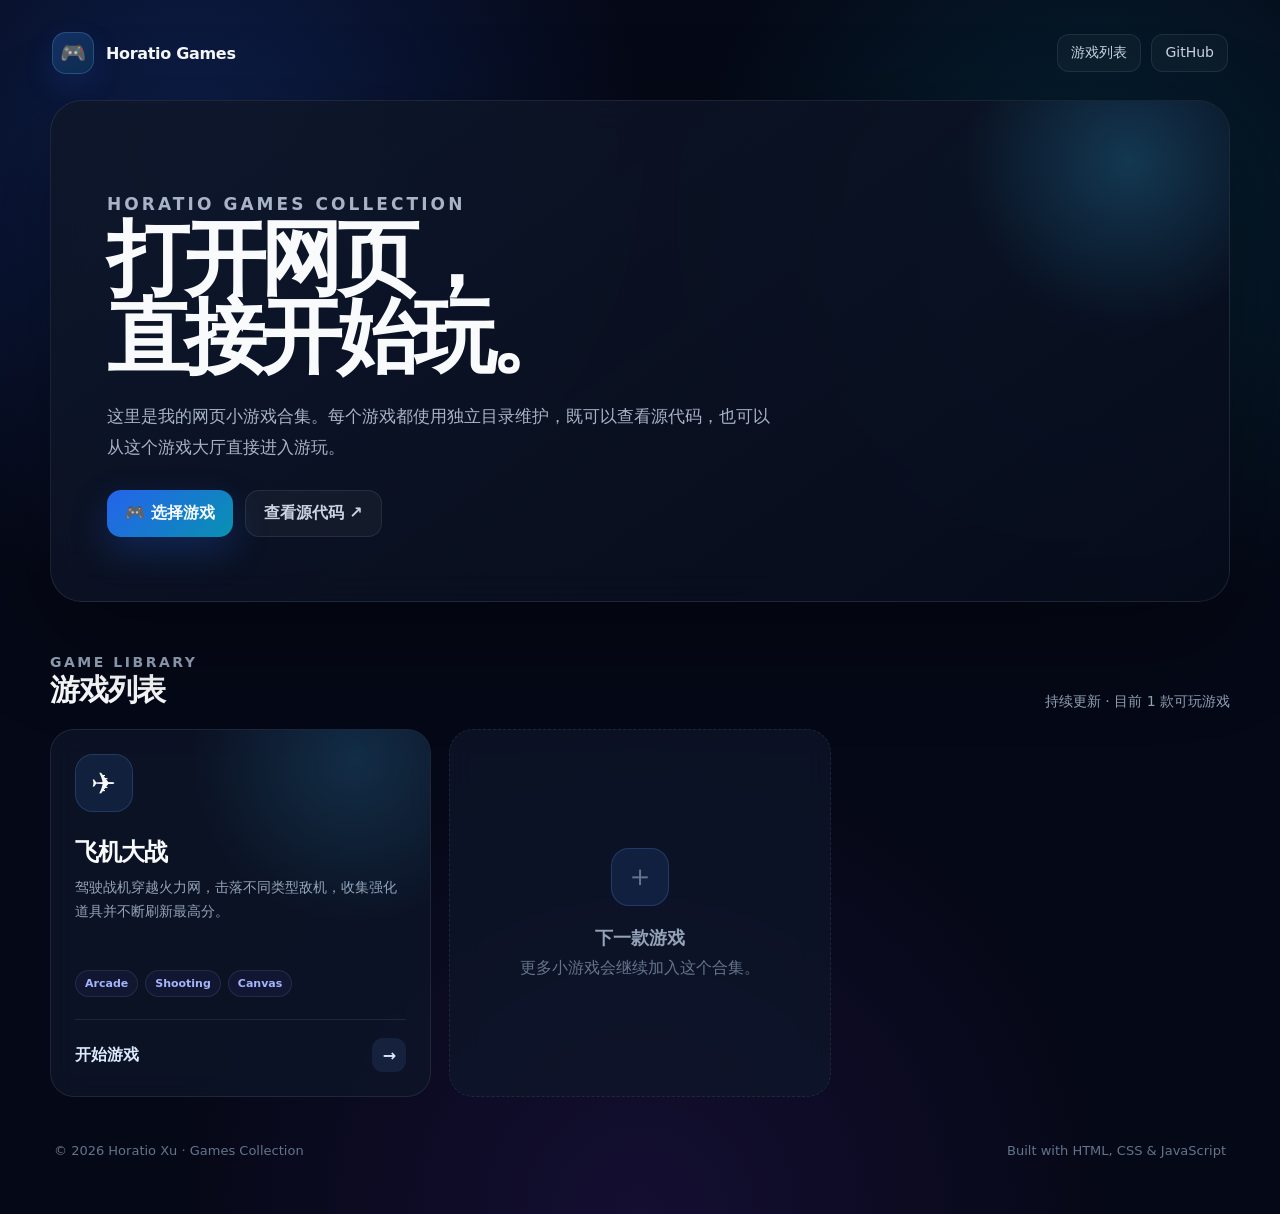
<file: index.html>
<!DOCTYPE html>
<html lang="zh-CN">
<head>
  <meta charset="UTF-8" />
  <meta name="viewport" content="width=device-width, initial-scale=1.0" />
  <meta name="theme-color" content="#050816" />
  <meta name="description" content="Horatio Games - 一个持续更新的网页小游戏合集。" />
  <title>Horatio Games</title>
  <style>
    * { box-sizing: border-box; }

    :root {
      color-scheme: dark;
      font-family: Inter, ui-sans-serif, system-ui, -apple-system, BlinkMacSystemFont, "Segoe UI", "PingFang SC", "Microsoft YaHei", sans-serif;
      --bg: #050816;
      --panel: rgba(15, 23, 42, .72);
      --panel-strong: rgba(15, 23, 42, .94);
      --line: rgba(148, 163, 184, .14);
      --text: #f8fafc;
      --muted: #94a3b8;
      --blue: #60a5fa;
      --cyan: #22d3ee;
    }

    html { scroll-behavior: smooth; }

    body {
      margin: 0;
      min-height: 100vh;
      color: var(--text);
      background:
        radial-gradient(circle at 15% 12%, rgba(37, 99, 235, .24), transparent 30%),
        radial-gradient(circle at 85% 18%, rgba(6, 182, 212, .15), transparent 28%),
        radial-gradient(circle at 50% 100%, rgba(124, 58, 237, .13), transparent 35%),
        var(--bg);
    }

    a { color: inherit; text-decoration: none; }

    .page {
      width: min(1180px, calc(100% - 32px));
      margin: 0 auto;
      padding: 24px 0 56px;
    }

    .nav {
      display: flex;
      align-items: center;
      justify-content: space-between;
      gap: 18px;
      padding: 8px 2px 26px;
    }

    .brand {
      display: flex;
      align-items: center;
      gap: 12px;
      font-weight: 800;
      letter-spacing: -.02em;
    }

    .logo {
      display: grid;
      place-items: center;
      width: 42px;
      height: 42px;
      border: 1px solid rgba(96, 165, 250, .28);
      border-radius: 14px;
      background: linear-gradient(135deg, rgba(59, 130, 246, .25), rgba(34, 211, 238, .12));
      box-shadow: 0 12px 30px rgba(37, 99, 235, .15);
      font-size: 21px;
    }

    .nav-links {
      display: flex;
      gap: 10px;
    }

    .nav-link {
      padding: 9px 13px;
      border: 1px solid var(--line);
      border-radius: 12px;
      color: #cbd5e1;
      background: rgba(255, 255, 255, .03);
      font-size: 14px;
      transition: .18s ease;
    }

    .nav-link:hover {
      border-color: rgba(96, 165, 250, .3);
      background: rgba(96, 165, 250, .08);
      color: #fff;
    }

    .hero {
      position: relative;
      overflow: hidden;
      padding: 64px 56px;
      border: 1px solid var(--line);
      border-radius: 32px;
      background: linear-gradient(145deg, rgba(15, 23, 42, .92), rgba(7, 12, 27, .84));
      box-shadow: 0 34px 100px rgba(0, 0, 0, .34);
      backdrop-filter: blur(18px);
    }

    .hero::after {
      content: "";
      position: absolute;
      width: 360px;
      height: 360px;
      right: -80px;
      top: -120px;
      border-radius: 50%;
      background: radial-gradient(circle, rgba(56, 189, 248, .22), transparent 65%);
      pointer-events: none;
    }

    .eyebrow {
      margin: 0 0 14px;
      color: #7dd3fc;
      font-size: 12px;
      font-weight: 900;
      letter-spacing: .18em;
    }

    h1 {
      max-width: 760px;
      margin: 0;
      font-size: clamp(44px, 8vw, 82px);
      line-height: .96;
      letter-spacing: -.065em;
    }

    .hero p {
      max-width: 670px;
      margin: 24px 0 0;
      color: #a8b3c7;
      font-size: 17px;
      line-height: 1.8;
    }

    .hero-actions {
      display: flex;
      flex-wrap: wrap;
      gap: 12px;
      margin-top: 28px;
    }

    .button {
      display: inline-flex;
      align-items: center;
      justify-content: center;
      gap: 8px;
      padding: 12px 18px;
      border-radius: 14px;
      font-weight: 800;
      transition: .2s ease;
    }

    .button.primary {
      background: linear-gradient(135deg, #2563eb, #0891b2);
      box-shadow: 0 14px 36px rgba(37, 99, 235, .25);
    }

    .button.secondary {
      border: 1px solid var(--line);
      background: rgba(255, 255, 255, .04);
      color: #cbd5e1;
    }

    .button:hover { transform: translateY(-2px); }

    .section {
      padding-top: 52px;
    }

    .section-head {
      display: flex;
      align-items: end;
      justify-content: space-between;
      gap: 18px;
      margin-bottom: 18px;
    }

    .section-head h2 {
      margin: 0;
      font-size: 30px;
      letter-spacing: -.04em;
    }

    .section-head p {
      margin: 0;
      color: var(--muted);
      font-size: 14px;
    }

    .grid {
      display: grid;
      grid-template-columns: repeat(3, minmax(0, 1fr));
      gap: 18px;
    }

    .game-card {
      position: relative;
      overflow: hidden;
      min-height: 310px;
      padding: 24px;
      border: 1px solid var(--line);
      border-radius: 24px;
      background: var(--panel);
      backdrop-filter: blur(14px);
      transition: .22s ease;
    }

    .game-card:hover {
      transform: translateY(-4px);
      border-color: rgba(96, 165, 250, .32);
      box-shadow: 0 24px 60px rgba(0, 0, 0, .28);
    }

    .game-card.featured::before {
      content: "";
      position: absolute;
      inset: 0;
      background: radial-gradient(circle at 80% 8%, rgba(56, 189, 248, .16), transparent 36%);
      pointer-events: none;
    }

    .game-icon {
      display: grid;
      place-items: center;
      width: 58px;
      height: 58px;
      border-radius: 18px;
      background: rgba(59, 130, 246, .12);
      border: 1px solid rgba(96, 165, 250, .2);
      font-size: 30px;
    }

    .game-card h3 {
      margin: 24px 0 8px;
      font-size: 24px;
      letter-spacing: -.035em;
    }

    .game-card p {
      margin: 0;
      min-height: 76px;
      color: #94a3b8;
      line-height: 1.7;
      font-size: 14px;
    }

    .tags {
      display: flex;
      flex-wrap: wrap;
      gap: 7px;
      margin: 18px 0 22px;
    }

    .tag {
      padding: 6px 9px;
      border: 1px solid var(--line);
      border-radius: 999px;
      color: #a5b4fc;
      background: rgba(99, 102, 241, .07);
      font-size: 11px;
      font-weight: 700;
    }

    .play {
      display: flex;
      align-items: center;
      justify-content: space-between;
      gap: 12px;
      padding-top: 18px;
      border-top: 1px solid var(--line);
      color: #dbeafe;
      font-weight: 800;
    }

    .play span:last-child {
      display: grid;
      place-items: center;
      width: 34px;
      height: 34px;
      border-radius: 11px;
      background: rgba(96, 165, 250, .1);
    }

    .coming {
      display: grid;
      place-items: center;
      text-align: center;
      border-style: dashed;
      color: #64748b;
    }

    .coming strong {
      display: block;
      margin-bottom: 8px;
      color: #94a3b8;
      font-size: 18px;
    }

    .footer {
      display: flex;
      justify-content: space-between;
      gap: 20px;
      padding: 46px 4px 0;
      color: #64748b;
      font-size: 13px;
    }

    @media (max-width: 820px) {
      .hero { padding: 42px 28px; }
      .grid { grid-template-columns: 1fr 1fr; }
    }

    @media (max-width: 620px) {
      .page { width: min(100% - 20px, 1180px); padding-top: 12px; }
      .nav-links .hide-mobile { display: none; }
      .hero { padding: 38px 22px; border-radius: 24px; }
      .hero p { font-size: 15px; }
      .section { padding-top: 38px; }
      .section-head { align-items: start; flex-direction: column; }
      .grid { grid-template-columns: 1fr; }
      .footer { flex-direction: column; }
    }
  </style>
</head>
<body>
  <div class="page">
    <nav class="nav">
      <a class="brand" href="./">
        <span class="logo">🎮</span>
        <span>Horatio Games</span>
      </a>
      <div class="nav-links">
        <a class="nav-link hide-mobile" href="#games">游戏列表</a>
        <a class="nav-link" href="https://github.com/hhhoratioxu/Games">GitHub</a>
      </div>
    </nav>

    <header class="hero">
      <p class="eyebrow">HORATIO GAMES COLLECTION</p>
      <h1>打开网页，<br />直接开始玩。</h1>
      <p>
        这里是我的网页小游戏合集。每个游戏都使用独立目录维护，既可以查看源代码，也可以从这个游戏大厅直接进入游玩。
      </p>
      <div class="hero-actions">
        <a class="button primary" href="#games">🎮 选择游戏</a>
        <a class="button secondary" href="https://github.com/hhhoratioxu/Games">查看源代码 ↗</a>
      </div>
    </header>

    <section class="section" id="games">
      <div class="section-head">
        <div>
          <p class="eyebrow">GAME LIBRARY</p>
          <h2>游戏列表</h2>
        </div>
        <p>持续更新 · 目前 1 款可玩游戏</p>
      </div>

      <div class="grid">
        <a class="game-card featured" href="./Airplane-Battle/">
          <div class="game-icon">✈️</div>
          <h3>飞机大战</h3>
          <p>驾驶战机穿越火力网，击落不同类型敌机，收集强化道具并不断刷新最高分。</p>
          <div class="tags">
            <span class="tag">Arcade</span>
            <span class="tag">Shooting</span>
            <span class="tag">Canvas</span>
          </div>
          <div class="play">
            <span>开始游戏</span>
            <span>→</span>
          </div>
        </a>

        <div class="game-card coming">
          <div>
            <div class="game-icon" style="margin: 0 auto 20px;">＋</div>
            <strong>下一款游戏</strong>
            <span>更多小游戏会继续加入这个合集。</span>
          </div>
        </div>
      </div>
    </section>

    <footer class="footer">
      <span>© 2026 Horatio Xu · Games Collection</span>
      <span>Built with HTML, CSS & JavaScript</span>
    </footer>
  </div>
</body>
</html>
</file>
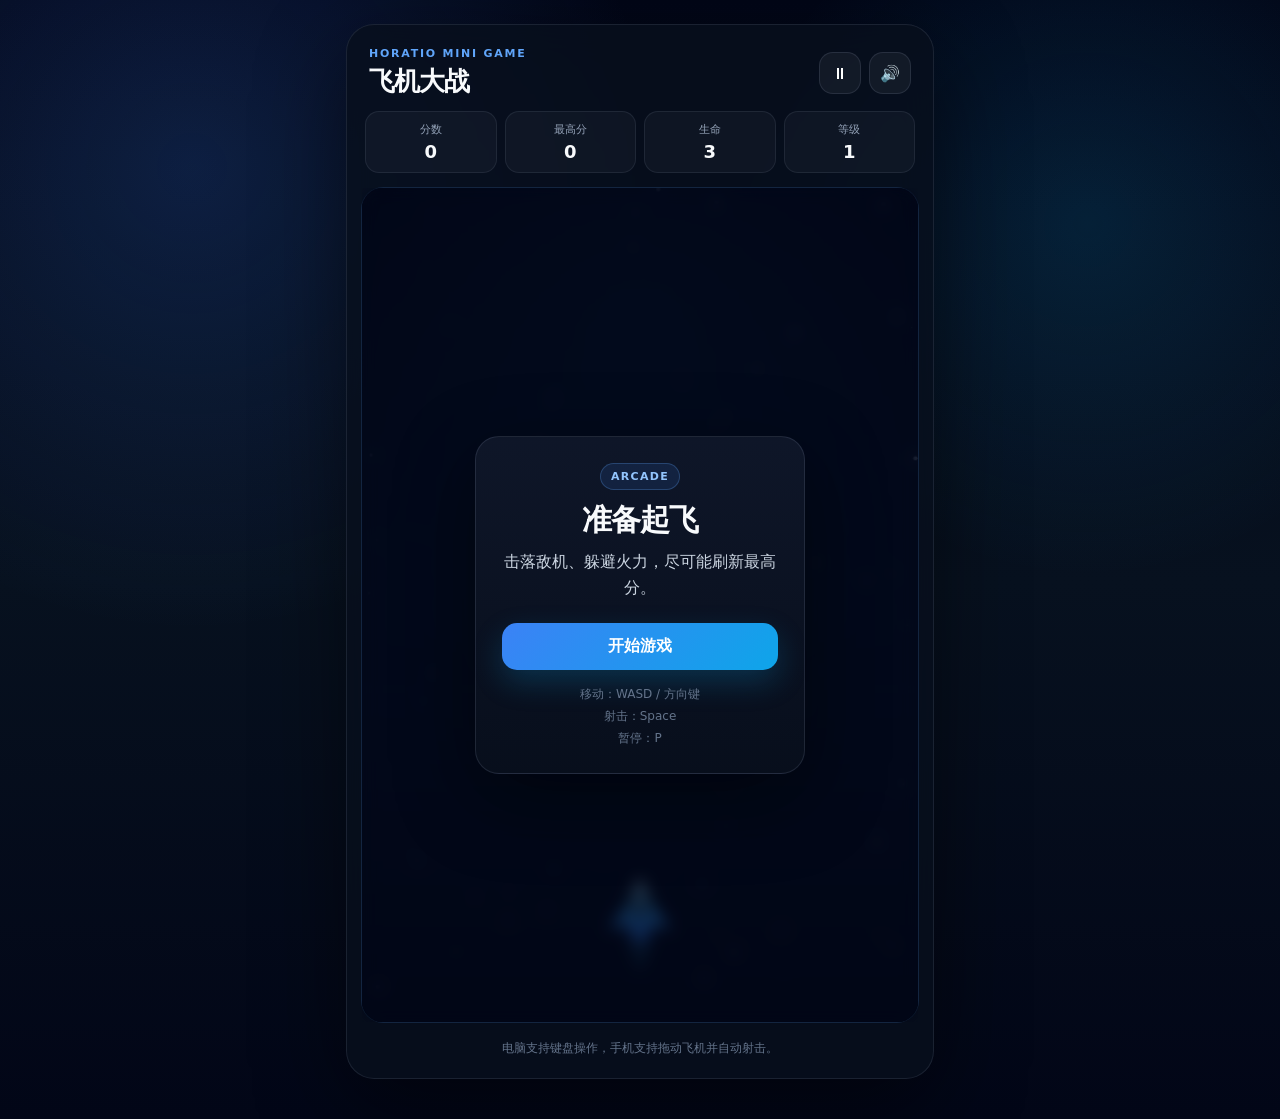
<file: Airplane-Battle/index.html>
<!DOCTYPE html>
<html lang="zh-CN">
<head>
  <meta charset="UTF-8" />
  <meta name="viewport" content="width=device-width, initial-scale=1.0, maximum-scale=1.0, user-scalable=no" />
  <meta name="theme-color" content="#07111f" />
  <title>飞机大战 | Airplane Battle</title>
  <link rel="stylesheet" href="style.css" />
</head>
<body>
  <main class="app-shell">
    <section class="game-card">
      <header class="topbar">
        <div>
          <p class="eyebrow">HORATIO MINI GAME</p>
          <h1>飞机大战</h1>
        </div>
        <div class="top-actions">
          <button id="pauseBtn" class="icon-btn" type="button" aria-label="暂停或继续">⏸</button>
          <button id="muteBtn" class="icon-btn" type="button" aria-label="音效开关">🔊</button>
        </div>
      </header>

      <div class="stats" aria-label="游戏状态">
        <div class="stat"><span>分数</span><strong id="score">0</strong></div>
        <div class="stat"><span>最高分</span><strong id="highScore">0</strong></div>
        <div class="stat"><span>生命</span><strong id="lives">3</strong></div>
        <div class="stat"><span>等级</span><strong id="level">1</strong></div>
      </div>

      <div class="canvas-wrap">
        <canvas id="gameCanvas" width="480" height="720" aria-label="飞机大战游戏画布"></canvas>

        <div id="startOverlay" class="overlay visible">
          <div class="panel">
            <div class="badge">ARCADE</div>
            <h2>准备起飞</h2>
            <p>击落敌机、躲避火力，尽可能刷新最高分。</p>
            <button id="startBtn" class="primary-btn" type="button">开始游戏</button>
            <div class="tips">
              <span>移动：WASD / 方向键</span>
              <span>射击：Space</span>
              <span>暂停：P</span>
            </div>
          </div>
        </div>

        <div id="gameOverOverlay" class="overlay">
          <div class="panel">
            <div class="badge danger">GAME OVER</div>
            <h2>任务结束</h2>
            <p>本局得分：<strong id="finalScore">0</strong></p>
            <p class="small">最高分：<strong id="finalHighScore">0</strong></p>
            <button id="restartBtn" class="primary-btn" type="button">再来一局</button>
          </div>
        </div>

        <div id="pauseOverlay" class="pause-label">已暂停</div>
      </div>

      <footer class="footer-note">
        <span>电脑支持键盘操作，手机支持拖动飞机并自动射击。</span>
      </footer>
    </section>
  </main>

  <script src="game.js"></script>
</body>
</html>
</file>
<file: Airplane-Battle/style.css>
* {
  box-sizing: border-box;
}

:root {
  color-scheme: dark;
  font-family: Inter, ui-sans-serif, system-ui, -apple-system, BlinkMacSystemFont, "Segoe UI",
    "PingFang SC", "Microsoft YaHei", sans-serif;
  background: #030712;
  color: #f8fafc;
}

body {
  margin: 0;
  min-height: 100vh;
  overflow-x: hidden;
  background:
    radial-gradient(circle at 15% 15%, rgba(59, 130, 246, 0.18), transparent 32%),
    radial-gradient(circle at 85% 20%, rgba(14, 165, 233, 0.14), transparent 25%),
    linear-gradient(180deg, #020617 0%, #07111f 52%, #020617 100%);
}

button {
  font: inherit;
}

.app-shell {
  width: min(100%, 620px);
  margin: 0 auto;
  padding: 24px 16px 40px;
}

.game-card {
  border: 1px solid rgba(148, 163, 184, 0.14);
  border-radius: 28px;
  overflow: hidden;
  background: rgba(8, 15, 29, 0.82);
  box-shadow: 0 28px 90px rgba(0, 0, 0, 0.48);
  backdrop-filter: blur(18px);
}

.topbar {
  display: flex;
  align-items: center;
  justify-content: space-between;
  gap: 16px;
  padding: 22px 22px 12px;
}

.eyebrow {
  margin: 0 0 4px;
  color: #60a5fa;
  font-size: 11px;
  font-weight: 800;
  letter-spacing: 0.16em;
}

h1 {
  margin: 0;
  font-size: 26px;
  letter-spacing: -0.04em;
}

.top-actions {
  display: flex;
  gap: 8px;
}

.icon-btn {
  width: 42px;
  height: 42px;
  border: 1px solid rgba(148, 163, 184, 0.16);
  border-radius: 14px;
  background: rgba(255, 255, 255, 0.05);
  color: white;
  cursor: pointer;
  transition: 0.18s ease;
}

.icon-btn:hover {
  transform: translateY(-1px);
  background: rgba(255, 255, 255, 0.1);
}

.stats {
  display: grid;
  grid-template-columns: repeat(4, 1fr);
  gap: 8px;
  padding: 0 18px 14px;
}

.stat {
  min-width: 0;
  padding: 10px 8px;
  border: 1px solid rgba(148, 163, 184, 0.12);
  border-radius: 14px;
  background: rgba(255, 255, 255, 0.035);
  text-align: center;
}

.stat span {
  display: block;
  margin-bottom: 4px;
  color: #94a3b8;
  font-size: 11px;
}

.stat strong {
  font-size: 18px;
  font-variant-numeric: tabular-nums;
}

.canvas-wrap {
  position: relative;
  margin: 0 14px;
  border: 1px solid rgba(96, 165, 250, 0.18);
  border-radius: 22px;
  overflow: hidden;
  background: #020817;
  touch-action: none;
  user-select: none;
}

canvas {
  display: block;
  width: 100%;
  height: auto;
  aspect-ratio: 2 / 3;
  background: #020817;
}

.overlay {
  position: absolute;
  inset: 0;
  display: grid;
  place-items: center;
  padding: 22px;
  background: rgba(2, 6, 23, 0.72);
  backdrop-filter: blur(8px);
  opacity: 0;
  pointer-events: none;
  transition: opacity 0.22s ease;
}

.overlay.visible {
  opacity: 1;
  pointer-events: auto;
}

.panel {
  width: min(100%, 330px);
  padding: 26px;
  border: 1px solid rgba(148, 163, 184, 0.16);
  border-radius: 24px;
  background: linear-gradient(180deg, rgba(15, 23, 42, 0.96), rgba(8, 15, 29, 0.96));
  box-shadow: 0 24px 80px rgba(0, 0, 0, 0.45);
  text-align: center;
}

.panel h2 {
  margin: 10px 0 8px;
  font-size: 30px;
  letter-spacing: -0.04em;
}

.panel p {
  margin: 0 0 14px;
  color: #cbd5e1;
  line-height: 1.65;
}

.panel .small {
  color: #94a3b8;
  font-size: 14px;
}

.badge {
  display: inline-flex;
  padding: 6px 10px;
  border: 1px solid rgba(96, 165, 250, 0.26);
  border-radius: 999px;
  background: rgba(59, 130, 246, 0.12);
  color: #93c5fd;
  font-size: 11px;
  font-weight: 800;
  letter-spacing: 0.12em;
}

.badge.danger {
  border-color: rgba(248, 113, 113, 0.25);
  background: rgba(239, 68, 68, 0.1);
  color: #fca5a5;
}

.primary-btn {
  width: 100%;
  margin-top: 8px;
  padding: 13px 16px;
  border: 0;
  border-radius: 15px;
  background: linear-gradient(135deg, #3b82f6, #0ea5e9);
  color: #fff;
  font-weight: 800;
  cursor: pointer;
  box-shadow: 0 12px 30px rgba(14, 165, 233, 0.22);
  transition: 0.18s ease;
}

.primary-btn:hover {
  transform: translateY(-1px);
  filter: brightness(1.06);
}

.tips {
  display: grid;
  gap: 5px;
  margin-top: 16px;
  color: #64748b;
  font-size: 12px;
}

.pause-label {
  position: absolute;
  top: 18px;
  left: 50%;
  transform: translateX(-50%) translateY(-6px);
  padding: 8px 14px;
  border: 1px solid rgba(250, 204, 21, 0.2);
  border-radius: 999px;
  background: rgba(15, 23, 42, 0.84);
  color: #fde68a;
  font-size: 13px;
  font-weight: 800;
  opacity: 0;
  pointer-events: none;
  transition: 0.18s ease;
}

.pause-label.visible {
  transform: translateX(-50%) translateY(0);
  opacity: 1;
}

.footer-note {
  padding: 16px 22px 20px;
  color: #64748b;
  font-size: 12px;
  line-height: 1.6;
  text-align: center;
}

@media (max-width: 520px) {
  .app-shell {
    padding: 0;
  }

  .game-card {
    min-height: 100vh;
    border: 0;
    border-radius: 0;
  }

  .topbar {
    padding-top: max(18px, env(safe-area-inset-top));
  }

  .canvas-wrap {
    margin-inline: 10px;
    border-radius: 18px;
  }

  .stats {
    gap: 6px;
    padding-inline: 10px;
  }

  .stat {
    padding-inline: 4px;
  }

  .stat strong {
    font-size: 16px;
  }
}
</file>
